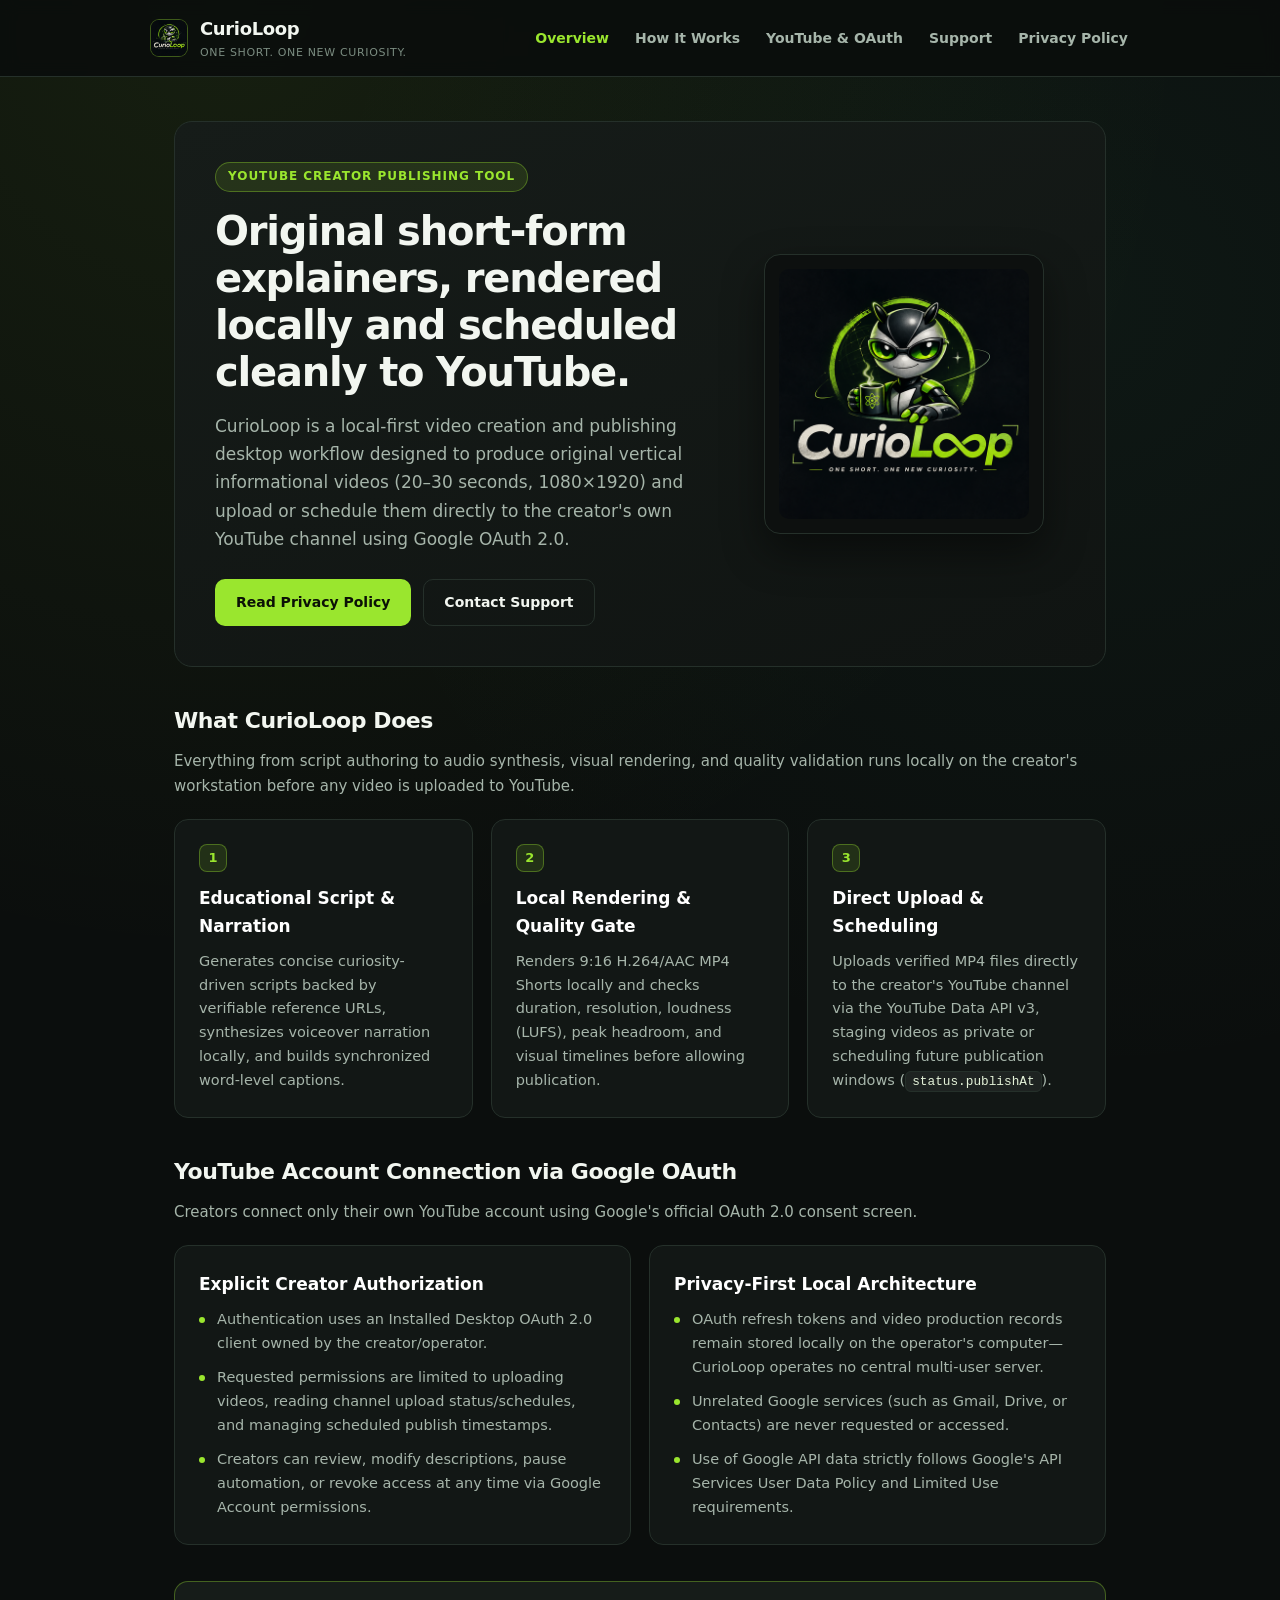
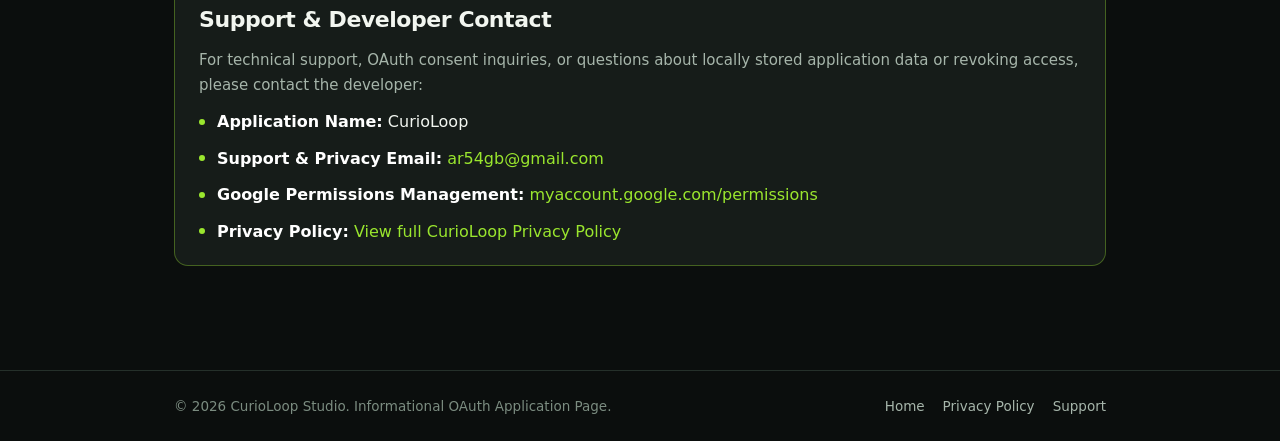
<file: docs-site/index.html>
<!DOCTYPE html>
<html lang="en">
<head>
  <meta charset="UTF-8">
  <meta name="viewport" content="width=device-width, initial-scale=1.0">
  <title>CurioLoop — Short-Form Educational Video Studio &amp; YouTube Publisher</title>
  <meta name="description" content="CurioLoop is a local-first short-form educational video creation, quality-control, and YouTube Shorts scheduling application connecting creator accounts via Google OAuth.">
  <link rel="icon" type="image/png" href="assets/logo.png">
  <link rel="stylesheet" href="assets/styles.css">
</head>
<body>
  <header class="site-header">
    <div class="container nav-bar">
      <a class="brand-link" href="./">
        <img class="brand-icon" src="assets/logo.png" alt="CurioLoop logo" width="38" height="38">
        <span>
          CurioLoop
          <span class="brand-tagline">One Short. One New Curiosity.</span>
        </span>
      </a>
      <nav aria-label="Main navigation">
        <ul class="nav-links">
          <li><a href="./" class="active">Overview</a></li>
          <li><a href="#workflow">How It Works</a></li>
          <li><a href="#oauth">YouTube &amp; OAuth</a></li>
          <li><a href="#support">Support</a></li>
          <li><a href="privacy.html">Privacy Policy</a></li>
        </ul>
      </nav>
    </div>
  </header>

  <main>
    <div class="container">
      <section class="hero" aria-labelledby="hero-title">
        <div>
          <span class="eyebrow">YouTube Creator Publishing Tool</span>
          <h1 id="hero-title">Original short-form explainers, rendered locally and scheduled cleanly to YouTube.</h1>
          <p class="hero-lead">
            CurioLoop is a local-first video creation and publishing desktop workflow designed to produce original
            vertical informational videos (20–30 seconds, 1080×1920) and upload or schedule them directly to the
            creator's own YouTube channel using Google OAuth 2.0.
          </p>
          <div class="cta-row">
            <a class="btn btn-primary" href="privacy.html">Read Privacy Policy</a>
            <a class="btn btn-secondary" href="#support">Contact Support</a>
          </div>
        </div>
        <div class="hero-visual">
          <div class="hero-logo-card">
            <img src="assets/logo.png" alt="CurioLoop cosmic mascot and wordmark" width="512" height="512">
          </div>
        </div>
      </section>

      <section class="section" id="workflow" aria-labelledby="workflow-title">
        <h2 class="section-heading" id="workflow-title">What CurioLoop Does</h2>
        <p class="section-sub">
          Everything from script authoring to audio synthesis, visual rendering, and quality validation runs locally
          on the creator's workstation before any video is uploaded to YouTube.
        </p>
        <div class="grid-3">
          <article class="card">
            <div class="step-num">1</div>
            <h3>Educational Script &amp; Narration</h3>
            <p>
              Generates concise curiosity-driven scripts backed by verifiable reference URLs, synthesizes voiceover
              narration locally, and builds synchronized word-level captions.
            </p>
          </article>
          <article class="card">
            <div class="step-num">2</div>
            <h3>Local Rendering &amp; Quality Gate</h3>
            <p>
              Renders 9:16 H.264/AAC MP4 Shorts locally and checks duration, resolution, loudness (LUFS), peak headroom,
              and visual timelines before allowing publication.
            </p>
          </article>
          <article class="card">
            <div class="step-num">3</div>
            <h3>Direct Upload &amp; Scheduling</h3>
            <p>
              Uploads verified MP4 files directly to the creator's YouTube channel via the YouTube Data API v3, staging
              videos as private or scheduling future publication windows (<code>status.publishAt</code>).
            </p>
          </article>
        </div>
      </section>

      <section class="section" id="oauth" aria-labelledby="oauth-title">
        <h2 class="section-heading" id="oauth-title">YouTube Account Connection via Google OAuth</h2>
        <p class="section-sub">
          Creators connect only their own YouTube account using Google's official OAuth 2.0 consent screen.
        </p>
        <div class="grid-2">
          <div class="card">
            <h3>Explicit Creator Authorization</h3>
            <ul class="clean-list">
              <li>Authentication uses an Installed Desktop OAuth 2.0 client owned by the creator/operator.</li>
              <li>Requested permissions are limited to uploading videos, reading channel upload status/schedules, and managing scheduled publish timestamps.</li>
              <li>Creators can review, modify descriptions, pause automation, or revoke access at any time via Google Account permissions.</li>
            </ul>
          </div>
          <div class="card">
            <h3>Privacy-First Local Architecture</h3>
            <ul class="clean-list">
              <li>OAuth refresh tokens and video production records remain stored locally on the operator's computer—CurioLoop operates no central multi-user server.</li>
              <li>Unrelated Google services (such as Gmail, Drive, or Contacts) are never requested or accessed.</li>
              <li>Use of Google API data strictly follows Google's API Services User Data Policy and Limited Use requirements.</li>
            </ul>
          </div>
        </div>
      </section>

      <section class="section" id="support" aria-labelledby="support-title">
        <div class="callout">
          <h2 class="section-heading" id="support-title">Support &amp; Developer Contact</h2>
          <p class="section-sub" style="margin-bottom: 12px;">
            For technical support, OAuth consent inquiries, or questions about locally stored application data or
            revoking access, please contact the developer:
          </p>
          <ul class="clean-list">
            <li><strong>Application Name:</strong> CurioLoop</li>
            <li><strong>Support &amp; Privacy Email:</strong> <a href="mailto:ar54gb@gmail.com">ar54gb@gmail.com</a></li>
            <li><strong>Google Permissions Management:</strong> <a href="https://myaccount.google.com/permissions" target="_blank" rel="noopener noreferrer">myaccount.google.com/permissions</a></li>
            <li><strong>Privacy Policy:</strong> <a href="privacy.html">View full CurioLoop Privacy Policy</a></li>
          </ul>
        </div>
      </section>
    </div>
  </main>

  <footer class="site-footer">
    <div class="container footer-inner">
      <span>&copy; 2026 CurioLoop Studio. Informational OAuth Application Page.</span>
      <div class="footer-links">
        <a href="./">Home</a>
        <a href="privacy.html">Privacy Policy</a>
        <a href="mailto:ar54gb@gmail.com">Support</a>
      </div>
    </div>
  </footer>
</body>
</html>
</file>
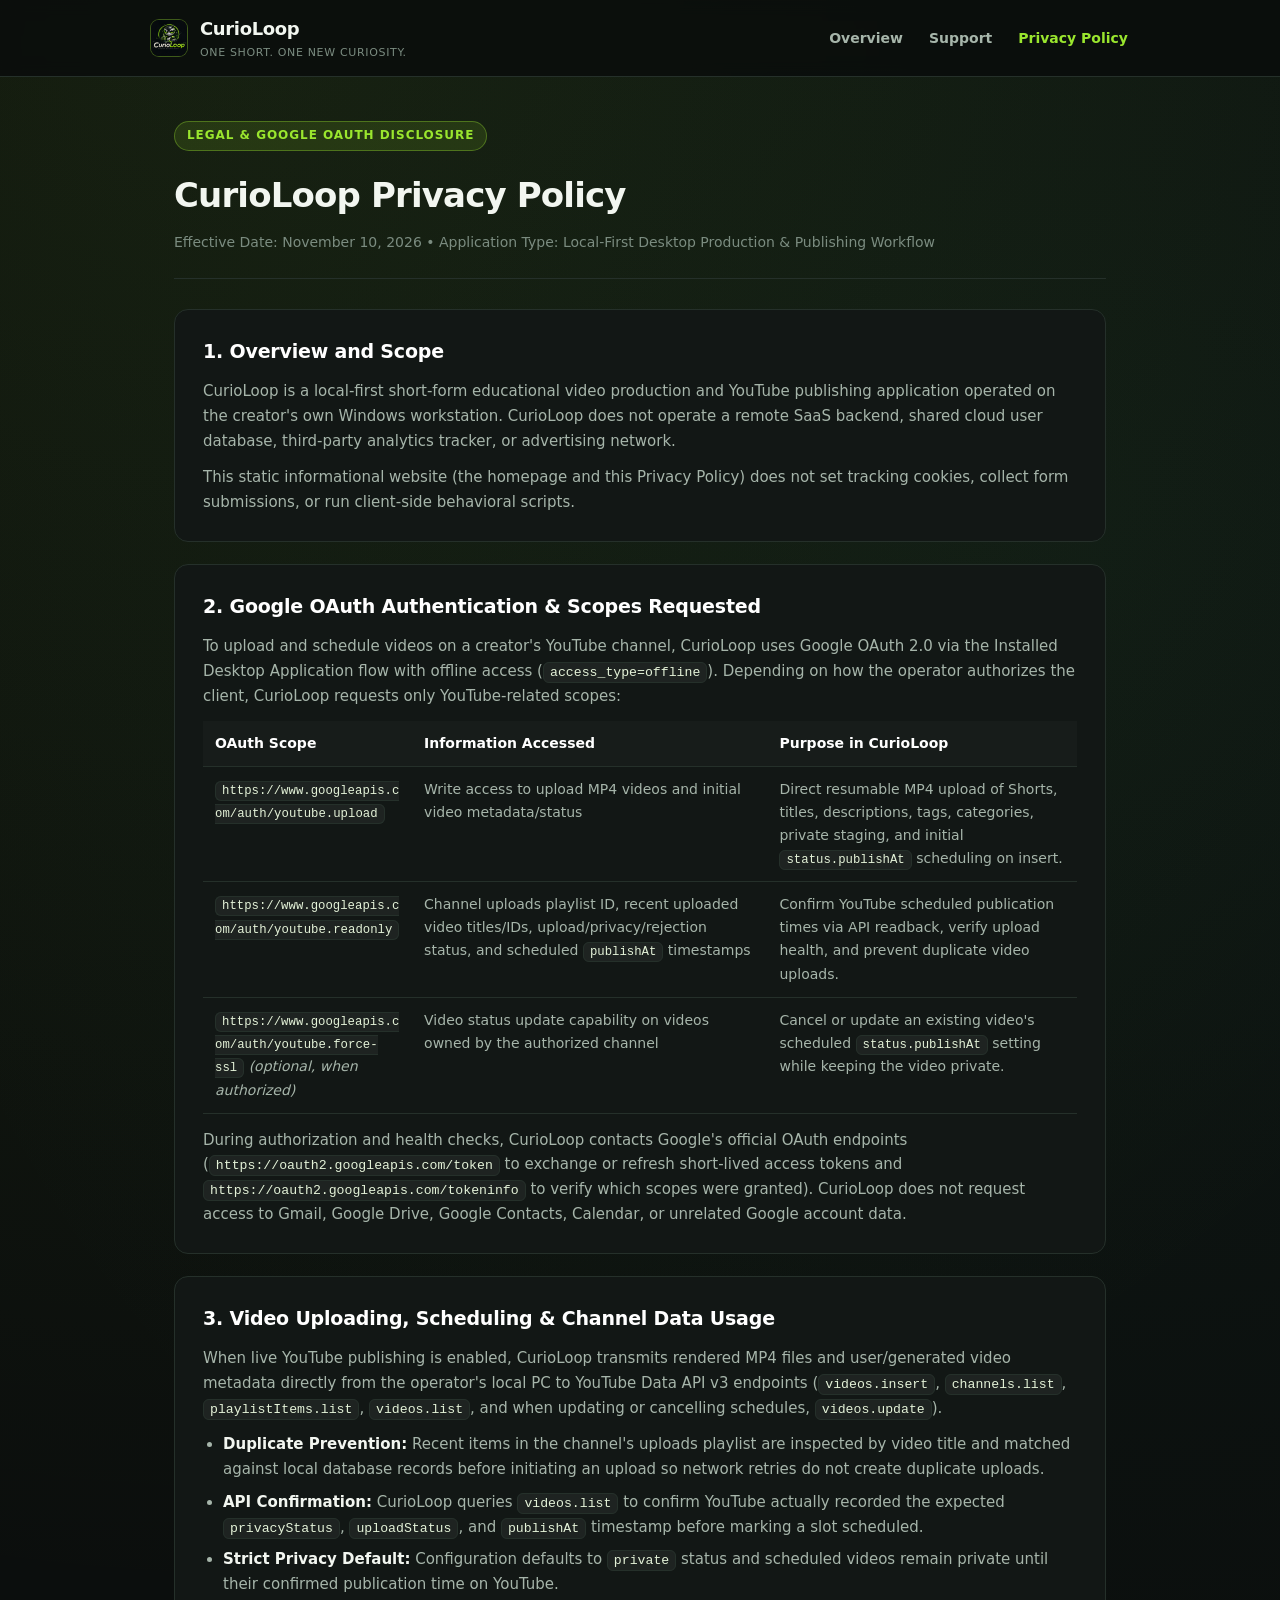
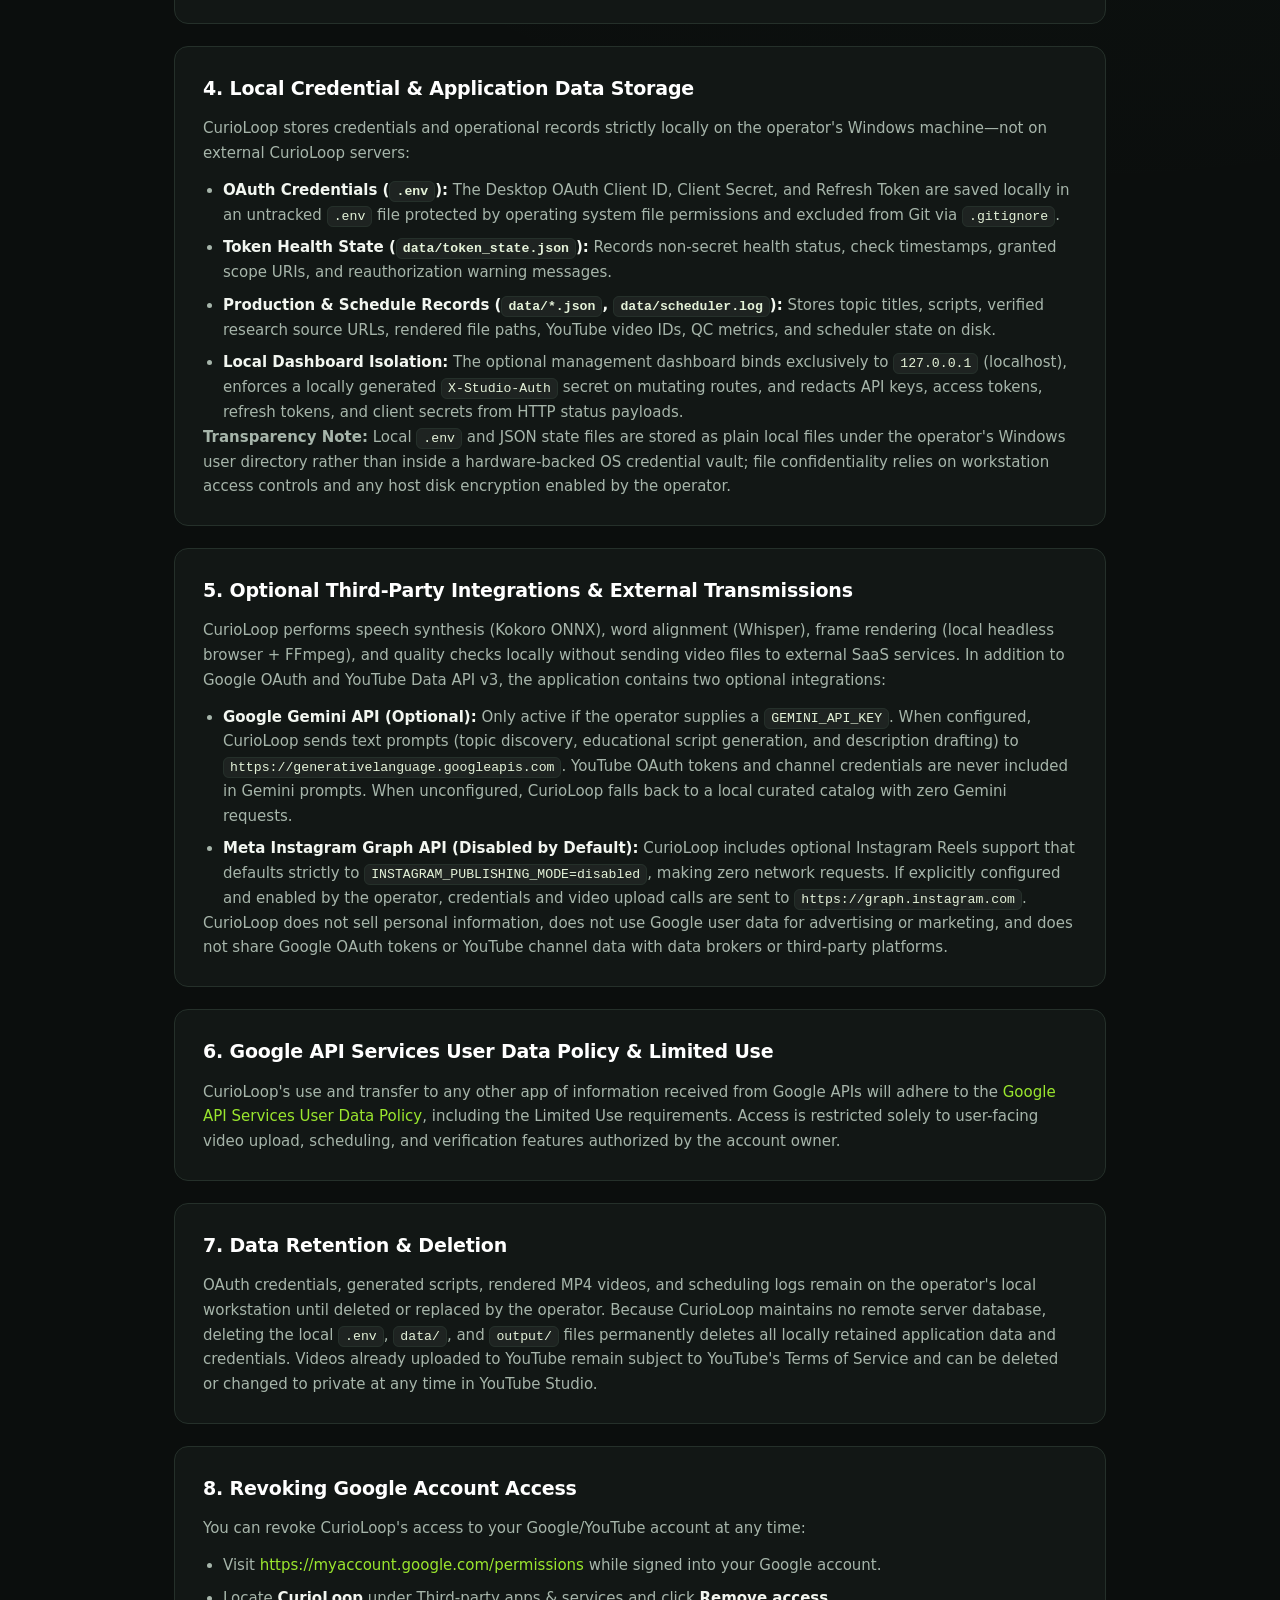
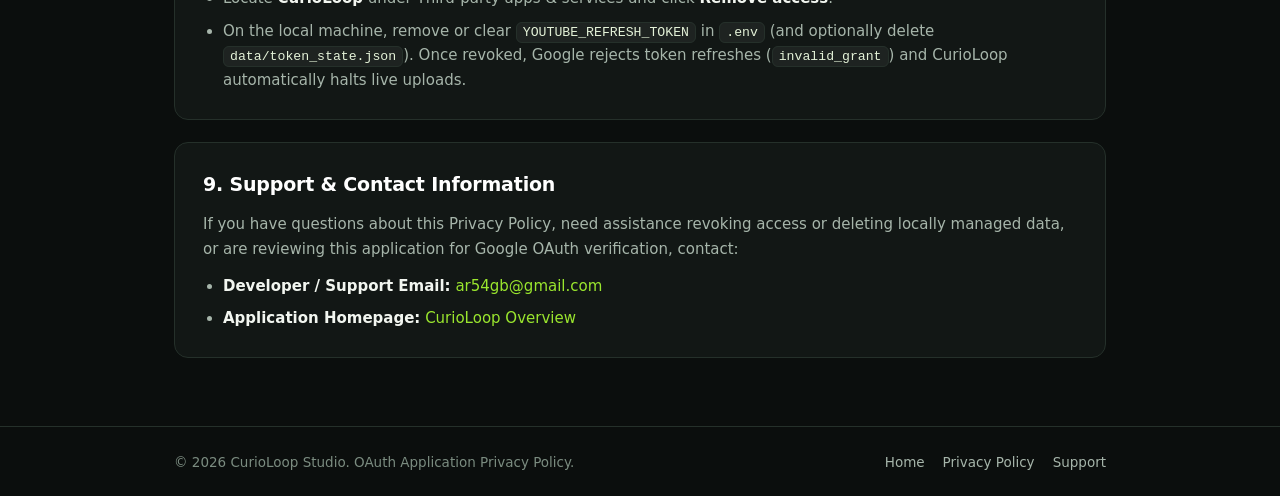
<file: docs-site/privacy.html>
<!DOCTYPE html>
<html lang="en">
<head>
  <meta charset="UTF-8">
  <meta name="viewport" content="width=device-width, initial-scale=1.0">
  <title>Privacy Policy — CurioLoop</title>
  <meta name="description" content="CurioLoop Privacy Policy covering Google OAuth authentication, YouTube Data API usage, local credential storage, optional APIs, revocation, and Google API Limited Use compliance.">
  <link rel="icon" type="image/png" href="assets/logo.png">
  <link rel="stylesheet" href="assets/styles.css">
</head>
<body>
  <header class="site-header">
    <div class="container nav-bar">
      <a class="brand-link" href="./">
        <img class="brand-icon" src="assets/logo.png" alt="CurioLoop logo" width="38" height="38">
        <span>
          CurioLoop
          <span class="brand-tagline">One Short. One New Curiosity.</span>
        </span>
      </a>
      <nav aria-label="Main navigation">
        <ul class="nav-links">
          <li><a href="./">Overview</a></li>
          <li><a href="./#support">Support</a></li>
          <li><a href="privacy.html" class="active">Privacy Policy</a></li>
        </ul>
      </nav>
    </div>
  </header>

  <main>
    <div class="container">
      <div class="doc-header">
        <span class="eyebrow">Legal &amp; Google OAuth Disclosure</span>
        <h1>CurioLoop Privacy Policy</h1>
        <p class="doc-meta">Effective Date: November 10, 2026 &bull; Application Type: Local-First Desktop Production &amp; Publishing Workflow</p>
      </div>

      <article class="policy-article">
        <section class="policy-section">
          <h2>1. Overview and Scope</h2>
          <p>
            CurioLoop is a local-first short-form educational video production and YouTube publishing application operated
            on the creator's own Windows workstation. CurioLoop does not operate a remote SaaS backend, shared cloud
            user database, third-party analytics tracker, or advertising network.
          </p>
          <p>
            This static informational website (the homepage and this Privacy Policy) does not set tracking cookies,
            collect form submissions, or run client-side behavioral scripts.
          </p>
        </section>

        <section class="policy-section">
          <h2>2. Google OAuth Authentication &amp; Scopes Requested</h2>
          <p>
            To upload and schedule videos on a creator's YouTube channel, CurioLoop uses Google OAuth 2.0 via the
            Installed Desktop Application flow with offline access (<code>access_type=offline</code>). Depending on how
            the operator authorizes the client, CurioLoop requests only YouTube-related scopes:
          </p>
          <div class="table-wrap">
            <table>
              <thead>
                <tr>
                  <th>OAuth Scope</th>
                  <th>Information Accessed</th>
                  <th>Purpose in CurioLoop</th>
                </tr>
              </thead>
              <tbody>
                <tr>
                  <td><code>https://www.googleapis.com/auth/youtube.upload</code></td>
                  <td>Write access to upload MP4 videos and initial video metadata/status</td>
                  <td>Direct resumable MP4 upload of Shorts, titles, descriptions, tags, categories, private staging, and initial <code>status.publishAt</code> scheduling on insert.</td>
                </tr>
                <tr>
                  <td><code>https://www.googleapis.com/auth/youtube.readonly</code></td>
                  <td>Channel uploads playlist ID, recent uploaded video titles/IDs, upload/privacy/rejection status, and scheduled <code>publishAt</code> timestamps</td>
                  <td>Confirm YouTube scheduled publication times via API readback, verify upload health, and prevent duplicate video uploads.</td>
                </tr>
                <tr>
                  <td><code>https://www.googleapis.com/auth/youtube.force-ssl</code> <em>(optional, when authorized)</em></td>
                  <td>Video status update capability on videos owned by the authorized channel</td>
                  <td>Cancel or update an existing video's scheduled <code>status.publishAt</code> setting while keeping the video private.</td>
                </tr>
              </tbody>
            </table>
          </div>
          <p style="margin-top: 14px;">
            During authorization and health checks, CurioLoop contacts Google's official OAuth endpoints
            (<code>https://oauth2.googleapis.com/token</code> to exchange or refresh short-lived access tokens and
            <code>https://oauth2.googleapis.com/tokeninfo</code> to verify which scopes were granted). CurioLoop does not
            request access to Gmail, Google Drive, Google Contacts, Calendar, or unrelated Google account data.
          </p>
        </section>

        <section class="policy-section">
          <h2>3. Video Uploading, Scheduling &amp; Channel Data Usage</h2>
          <p>
            When live YouTube publishing is enabled, CurioLoop transmits rendered MP4 files and user/generated video
            metadata directly from the operator's local PC to YouTube Data API v3 endpoints (<code>videos.insert</code>,
            <code>channels.list</code>, <code>playlistItems.list</code>, <code>videos.list</code>, and when updating or
            cancelling schedules, <code>videos.update</code>).
          </p>
          <ul>
            <li><strong>Duplicate Prevention:</strong> Recent items in the channel's uploads playlist are inspected by video title and matched against local database records before initiating an upload so network retries do not create duplicate uploads.</li>
            <li><strong>API Confirmation:</strong> CurioLoop queries <code>videos.list</code> to confirm YouTube actually recorded the expected <code>privacyStatus</code>, <code>uploadStatus</code>, and <code>publishAt</code> timestamp before marking a slot scheduled.</li>
            <li><strong>Strict Privacy Default:</strong> Configuration defaults to <code>private</code> status and scheduled videos remain private until their confirmed publication time on YouTube.</li>
          </ul>
        </section>

        <section class="policy-section">
          <h2>4. Local Credential &amp; Application Data Storage</h2>
          <p>
            CurioLoop stores credentials and operational records strictly locally on the operator's Windows machine—not
            on external CurioLoop servers:
          </p>
          <ul>
            <li><strong>OAuth Credentials (<code>.env</code>):</strong> The Desktop OAuth Client ID, Client Secret, and Refresh Token are saved locally in an untracked <code>.env</code> file protected by operating system file permissions and excluded from Git via <code>.gitignore</code>.</li>
            <li><strong>Token Health State (<code>data/token_state.json</code>):</strong> Records non-secret health status, check timestamps, granted scope URIs, and reauthorization warning messages.</li>
            <li><strong>Production &amp; Schedule Records (<code>data/*.json</code>, <code>data/scheduler.log</code>):</strong> Stores topic titles, scripts, verified research source URLs, rendered file paths, YouTube video IDs, QC metrics, and scheduler state on disk.</li>
            <li><strong>Local Dashboard Isolation:</strong> The optional management dashboard binds exclusively to <code>127.0.0.1</code> (localhost), enforces a locally generated <code>X-Studio-Auth</code> secret on mutating routes, and redacts API keys, access tokens, refresh tokens, and client secrets from HTTP status payloads.</li>
          </ul>
          <p>
            <strong>Transparency Note:</strong> Local <code>.env</code> and JSON state files are stored as plain local files
            under the operator's Windows user directory rather than inside a hardware-backed OS credential vault; file
            confidentiality relies on workstation access controls and any host disk encryption enabled by the operator.
          </p>
        </section>

        <section class="policy-section">
          <h2>5. Optional Third-Party Integrations &amp; External Transmissions</h2>
          <p>
            CurioLoop performs speech synthesis (Kokoro ONNX), word alignment (Whisper), frame rendering (local headless
            browser + FFmpeg), and quality checks locally without sending video files to external SaaS services. In
            addition to Google OAuth and YouTube Data API v3, the application contains two optional integrations:
          </p>
          <ul>
            <li>
              <strong>Google Gemini API (Optional):</strong> Only active if the operator supplies a <code>GEMINI_API_KEY</code>.
              When configured, CurioLoop sends text prompts (topic discovery, educational script generation, and
              description drafting) to <code>https://generativelanguage.googleapis.com</code>. YouTube OAuth tokens and
              channel credentials are never included in Gemini prompts. When unconfigured, CurioLoop falls back to a local
              curated catalog with zero Gemini requests.
            </li>
            <li>
              <strong>Meta Instagram Graph API (Disabled by Default):</strong> CurioLoop includes optional Instagram Reels
              support that defaults strictly to <code>INSTAGRAM_PUBLISHING_MODE=disabled</code>, making zero network
              requests. If explicitly configured and enabled by the operator, credentials and video upload calls are sent
              to <code>https://graph.instagram.com</code>.
            </li>
          </ul>
          <p>
            CurioLoop does not sell personal information, does not use Google user data for advertising or marketing, and
            does not share Google OAuth tokens or YouTube channel data with data brokers or third-party platforms.
          </p>
        </section>

        <section class="policy-section">
          <h2>6. Google API Services User Data Policy &amp; Limited Use</h2>
          <p>
            CurioLoop's use and transfer to any other app of information received from Google APIs will adhere to the
            <a href="https://developers.google.com/terms/api-data-policy" target="_blank" rel="noopener noreferrer">Google API Services User Data Policy</a>,
            including the Limited Use requirements. Access is restricted solely to user-facing video upload, scheduling,
            and verification features authorized by the account owner.
          </p>
        </section>

        <section class="policy-section">
          <h2>7. Data Retention &amp; Deletion</h2>
          <p>
            OAuth credentials, generated scripts, rendered MP4 videos, and scheduling logs remain on the operator's local
            workstation until deleted or replaced by the operator. Because CurioLoop maintains no remote server database,
            deleting the local <code>.env</code>, <code>data/</code>, and <code>output/</code> files permanently deletes
            all locally retained application data and credentials. Videos already uploaded to YouTube remain subject to
            YouTube's Terms of Service and can be deleted or changed to private at any time in YouTube Studio.
          </p>
        </section>

        <section class="policy-section">
          <h2>8. Revoking Google Account Access</h2>
          <p>You can revoke CurioLoop's access to your Google/YouTube account at any time:</p>
          <ul>
            <li>Visit <a href="https://myaccount.google.com/permissions" target="_blank" rel="noopener noreferrer">https://myaccount.google.com/permissions</a> while signed into your Google account.</li>
            <li>Locate <strong>CurioLoop</strong> under Third-party apps &amp; services and click <strong>Remove access</strong>.</li>
            <li>On the local machine, remove or clear <code>YOUTUBE_REFRESH_TOKEN</code> in <code>.env</code> (and optionally delete <code>data/token_state.json</code>). Once revoked, Google rejects token refreshes (<code>invalid_grant</code>) and CurioLoop automatically halts live uploads.</li>
          </ul>
        </section>

        <section class="policy-section">
          <h2>9. Support &amp; Contact Information</h2>
          <p>
            If you have questions about this Privacy Policy, need assistance revoking access or deleting locally managed
            data, or are reviewing this application for Google OAuth verification, contact:
          </p>
          <ul>
            <li><strong>Developer / Support Email:</strong> <a href="mailto:ar54gb@gmail.com">ar54gb@gmail.com</a></li>
            <li><strong>Application Homepage:</strong> <a href="./">CurioLoop Overview</a></li>
          </ul>
        </section>
      </article>
    </div>
  </main>

  <footer class="site-footer">
    <div class="container footer-inner">
      <span>&copy; 2026 CurioLoop Studio. OAuth Application Privacy Policy.</span>
      <div class="footer-links">
        <a href="./">Home</a>
        <a href="privacy.html">Privacy Policy</a>
        <a href="mailto:ar54gb@gmail.com">Support</a>
      </div>
    </div>
  </footer>
</body>
</html>
</file>
<file: docs-site/assets/styles.css>
/* CurioLoop Static OAuth Branding Website
   Minimal, fast-loading CSS with zero external requests or tracking. */

:root {
  --bg: #0b0e0d;
  --bg-elevated: #121715;
  --bg-card: #161c19;
  --border: #25302a;
  --border-accent: rgba(154, 230, 46, 0.35);
  --text: #f2f6f0;
  --text-muted: #a6b5aa;
  --text-dim: #7b8c80;
  --accent: #9ae62e;
  --accent-strong: #b6f54c;
  --accent-soft: rgba(154, 230, 46, 0.12);
  --radius: 14px;
  --max-width: 980px;
}

*,
*::before,
*::after {
  box-sizing: border-box;
  margin: 0;
  padding: 0;
}

html {
  scroll-behavior: smooth;
}

body {
  font-family: "Segoe UI", system-ui, -apple-system, BlinkMacSystemFont, "Helvetica Neue", Arial, sans-serif;
  background:
    radial-gradient(circle at 18% 0%, rgba(154, 230, 46, 0.08) 0%, transparent 42%),
    radial-gradient(circle at 85% 15%, rgba(62, 180, 137, 0.06) 0%, transparent 38%),
    var(--bg);
  color: var(--text);
  line-height: 1.65;
  font-size: 16px;
  min-height: 100vh;
  display: flex;
  flex-direction: column;
}

a {
  color: var(--accent);
  text-decoration: none;
}

a:hover,
a:focus-visible {
  color: var(--accent-strong);
  text-decoration: underline;
}

code {
  font-family: ui-monospace, "Cascadia Mono", "Consolas", "SFMono-Regular", monospace;
  font-size: 0.88em;
  background: rgba(255, 255, 255, 0.05);
  border: 1px solid var(--border);
  padding: 2px 6px;
  border-radius: 6px;
  color: #e4f2d8;
  word-break: break-word;
}

.container {
  width: 100%;
  max-width: var(--max-width);
  margin: 0 auto;
  padding: 0 24px;
}

/* Header & Navigation */
.site-header {
  border-bottom: 1px solid var(--border);
  background: rgba(11, 14, 13, 0.9);
  backdrop-filter: blur(8px);
  position: sticky;
  top: 0;
  z-index: 20;
}

.nav-bar {
  display: flex;
  align-items: center;
  justify-content: space-between;
  gap: 20px;
  padding: 14px 0;
}

.brand-link {
  display: inline-flex;
  align-items: center;
  gap: 12px;
  color: var(--text);
  font-weight: 700;
  font-size: 18px;
  letter-spacing: -0.02em;
}

.brand-link:hover {
  text-decoration: none;
  color: #fff;
}

.brand-icon {
  width: 38px;
  height: 38px;
  border-radius: 9px;
  border: 1px solid var(--border-accent);
  object-fit: cover;
  background: #0d100f;
}

.brand-tagline {
  display: block;
  font-size: 11px;
  font-weight: 500;
  letter-spacing: 0.06em;
  text-transform: uppercase;
  color: var(--text-dim);
}

.nav-links {
  display: flex;
  align-items: center;
  gap: 22px;
  list-style: none;
}

.nav-links a {
  color: var(--text-muted);
  font-size: 14px;
  font-weight: 600;
  padding: 6px 2px;
}

.nav-links a:hover,
.nav-links a.active {
  color: var(--accent);
  text-decoration: none;
}

/* Main Layout */
main {
  flex: 1;
  padding: 44px 0 68px;
}

/* Hero */
.hero {
  display: grid;
  grid-template-columns: 1.45fr 0.95fr;
  gap: 36px;
  align-items: center;
  background: linear-gradient(160deg, var(--bg-card) 0%, #101412 100%);
  border: 1px solid var(--border);
  border-radius: 18px;
  padding: 40px;
  margin-bottom: 36px;
}

.eyebrow {
  display: inline-block;
  font-size: 12px;
  font-weight: 700;
  text-transform: uppercase;
  letter-spacing: 0.08em;
  color: var(--accent);
  background: var(--accent-soft);
  border: 1px solid var(--border-accent);
  padding: 4px 12px;
  border-radius: 999px;
  margin-bottom: 16px;
}

.hero h1 {
  font-size: clamp(28px, 4vw, 40px);
  line-height: 1.18;
  letter-spacing: -0.03em;
  margin-bottom: 16px;
}

.hero-lead {
  color: var(--text-muted);
  font-size: 17px;
  margin-bottom: 26px;
}

.cta-row {
  display: flex;
  flex-wrap: wrap;
  gap: 12px;
}

.btn {
  display: inline-flex;
  align-items: center;
  justify-content: center;
  padding: 11px 20px;
  border-radius: 10px;
  font-size: 14px;
  font-weight: 600;
  border: 1px solid transparent;
  transition: background-color 0.15s ease, border-color 0.15s ease;
}

.btn-primary {
  background: var(--accent);
  color: #0b1106;
}

.btn-primary:hover {
  background: var(--accent-strong);
  color: #080d04;
  text-decoration: none;
}

.btn-secondary {
  background: transparent;
  border-color: var(--border);
  color: var(--text);
}

.btn-secondary:hover {
  border-color: var(--border-accent);
  color: var(--accent);
  text-decoration: none;
}

.hero-visual {
  display: flex;
  justify-content: center;
}

.hero-logo-card {
  background: #0d100f;
  border: 1px solid var(--border);
  border-radius: 16px;
  padding: 14px;
  max-width: 280px;
  width: 100%;
  box-shadow: 0 18px 42px rgba(0, 0, 0, 0.45);
}

.hero-logo-card img {
  display: block;
  width: 100%;
  height: auto;
  border-radius: 10px;
}

/* Sections & Cards */
.section {
  margin-bottom: 36px;
}

.section-heading {
  font-size: 22px;
  letter-spacing: -0.02em;
  margin-bottom: 10px;
}

.section-sub {
  color: var(--text-muted);
  margin-bottom: 20px;
  font-size: 15px;
}

.grid-3 {
  display: grid;
  grid-template-columns: repeat(3, 1fr);
  gap: 18px;
}

.grid-2 {
  display: grid;
  grid-template-columns: repeat(2, 1fr);
  gap: 18px;
}

.card {
  background: var(--bg-elevated);
  border: 1px solid var(--border);
  border-radius: var(--radius);
  padding: 24px;
}

.card h3 {
  font-size: 17px;
  margin-bottom: 10px;
  color: #ffffff;
}

.card p,
.card li {
  color: var(--text-muted);
  font-size: 14.5px;
}

.step-num {
  display: inline-flex;
  align-items: center;
  justify-content: center;
  width: 28px;
  height: 28px;
  border-radius: 8px;
  background: var(--accent-soft);
  border: 1px solid var(--border-accent);
  color: var(--accent);
  font-size: 13px;
  font-weight: 700;
  margin-bottom: 12px;
}

/* Lists & Policy Blocks */
.clean-list {
  list-style: none;
  display: flex;
  flex-direction: column;
  gap: 10px;
}

.clean-list li {
  position: relative;
  padding-left: 18px;
}

.clean-list li::before {
  content: "";
  position: absolute;
  left: 0;
  top: 0.6em;
  width: 6px;
  height: 6px;
  border-radius: 50%;
  background: var(--accent);
}

.callout {
  background: var(--bg-card);
  border: 1px solid var(--border-accent);
  border-radius: var(--radius);
  padding: 20px 24px;
}

.callout strong {
  color: #ffffff;
}

/* Policy Document */
.doc-header {
  border-bottom: 1px solid var(--border);
  padding-bottom: 24px;
  margin-bottom: 30px;
}

.doc-header h1 {
  font-size: clamp(26px, 3.5vw, 34px);
  letter-spacing: -0.025em;
  margin-bottom: 8px;
}

.doc-meta {
  color: var(--text-dim);
  font-size: 14px;
}

.policy-article {
  display: flex;
  flex-direction: column;
  gap: 22px;
}

.policy-section {
  background: var(--bg-elevated);
  border: 1px solid var(--border);
  border-radius: var(--radius);
  padding: 26px 28px;
}

.policy-section h2 {
  font-size: 19px;
  margin-bottom: 12px;
  color: #ffffff;
  letter-spacing: -0.01em;
}

.policy-section p {
  color: var(--text-muted);
  margin-bottom: 12px;
  font-size: 15px;
}

.policy-section p:last-child {
  margin-bottom: 0;
}

.policy-section ul {
  padding-left: 20px;
  color: var(--text-muted);
  font-size: 15px;
  display: flex;
  flex-direction: column;
  gap: 8px;
}

.policy-section li strong {
  color: var(--text);
}

.table-wrap {
  overflow-x: auto;
  margin-top: 12px;
}

table {
  width: 100%;
  border-collapse: collapse;
  font-size: 14px;
}

th,
td {
  text-align: left;
  padding: 11px 12px;
  border-bottom: 1px solid var(--border);
  vertical-align: top;
}

th {
  color: #ffffff;
  font-weight: 600;
  background: rgba(255, 255, 255, 0.02);
}

td {
  color: var(--text-muted);
}

/* Footer */
.site-footer {
  border-top: 1px solid var(--border);
  padding: 24px 0;
  color: var(--text-dim);
  font-size: 13.5px;
}

.footer-inner {
  display: flex;
  flex-wrap: wrap;
  justify-content: space-between;
  align-items: center;
  gap: 14px;
}

.footer-links {
  display: flex;
  gap: 18px;
}

.footer-links a {
  color: var(--text-muted);
}

/* Responsive */
@media (max-width: 820px) {
  .hero {
    grid-template-columns: 1fr;
    padding: 28px 22px;
  }

  .hero-visual {
    order: -1;
  }

  .hero-logo-card {
    max-width: 210px;
  }

  .grid-3,
  .grid-2 {
    grid-template-columns: 1fr;
  }
}

@media (max-width: 560px) {
  .nav-bar {
    flex-direction: column;
    align-items: flex-start;
  }

  .policy-section {
    padding: 20px;
  }
}
</file>
